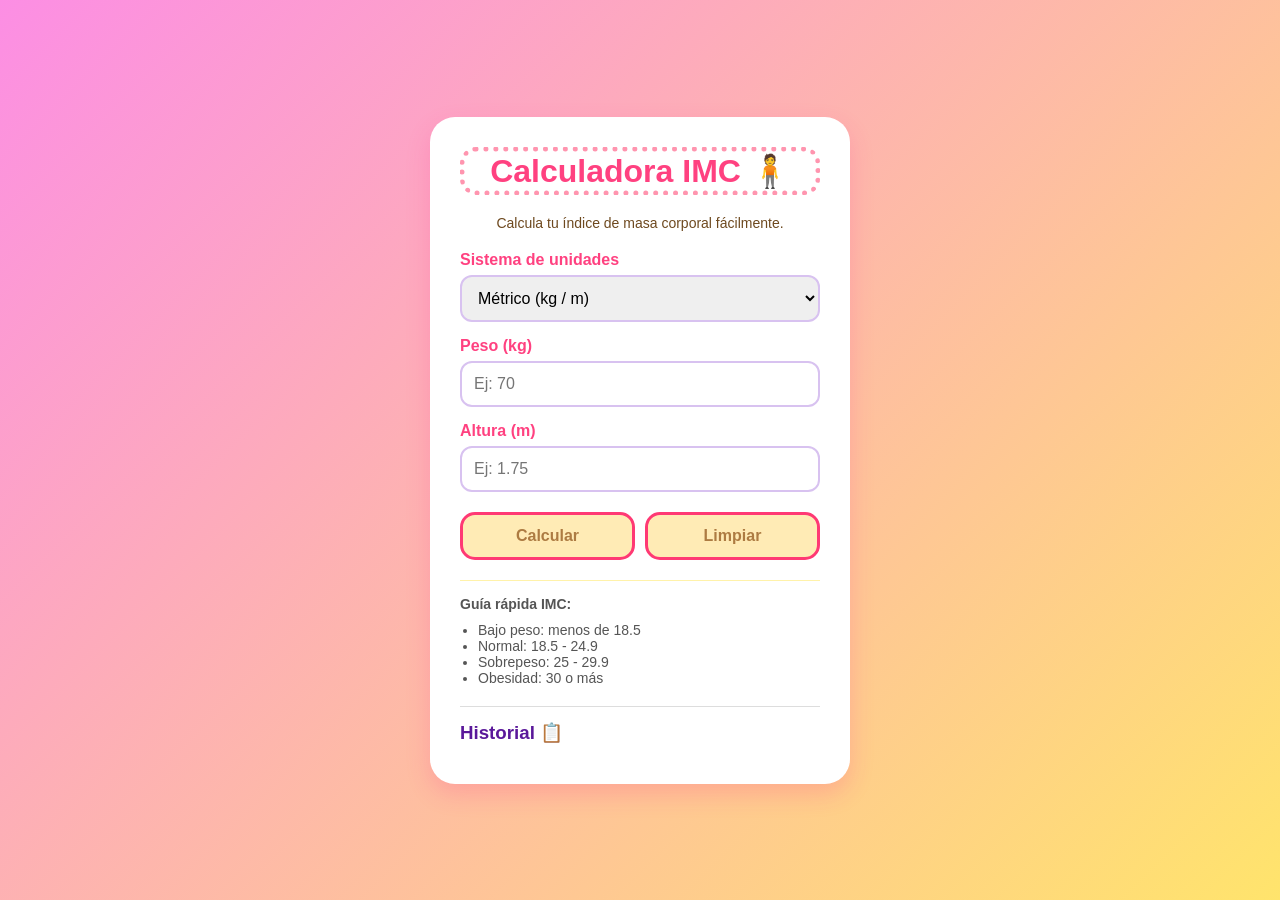
<file: imc.html>
<!DOCTYPE html>
<html lang="es">
<head>
  <meta charset="UTF-8" />
  <meta name="viewport" content="width=device-width, initial-scale=1.0"/>
  <title>Calculadora IMC</title>
  <style>
    *{
      margin:0;
      padding:0;
      box-sizing:border-box;
      font-family: Arial, Helvetica, sans-serif;
    }

    body{
      min-height:100vh;
      display:flex;
      justify-content:center;
      align-items:center;
      background: linear-gradient(135deg, #fc8ee4, #ffe46c);
      padding:20px;
    }

    .contenedor{
      background:white;
      width:100%;
      max-width:420px;
      padding:30px;
      border-radius:25px;
      box-shadow:0 10px 25px rgba(253, 46, 143, 0.2);
      animation: aparecer 0.5s ease;
    }

    @keyframes aparecer{
      from{
        opacity:0;
        transform:translateY(20px);
      }
      to{
        opacity:1;
        transform:translateY(0);
      }
    }

    h1{
      text-align:center;
      color:#ff4180;
      margin-bottom:20px;
      font-size:2rem;
      border-style: dotted;
      border-radius: 16px;
      border-width: 5px;
      border-color: rgb(255, 149, 175);
    }

    .subtitulo{
      text-align:center;
      color:#6e491f;
      margin-bottom:20px;
      font-size:14px;
    }

    .grupo{
      margin-bottom:15px;
    }

    label{
      display:block;
      margin-bottom:6px;
      font-weight:bold;
      color:#ff4180;
    }

    input, select{
      width:100%;
      padding:12px;
      border-radius:12px;
      border:2px solid #d8c2f0;
      outline:none;
      font-size:16px;
      transition:0.3s;
    }

    input:focus,
    select:focus{
      border-color:#ff4180;
      box-shadow:0 0 10px rgba(123,44,191,0.2);
    }

    .botones{
      display:flex;
      gap:10px;
      margin-top:20px;
    }

    button{
      flex:1;
      padding:12px;
      border:none;
      border-radius:12px;
      font-size:16px;
      cursor:pointer;
      transition:0.3s;
      font-weight:bold;
    }

    .btn-calcular{
      background:#ffdc7c8f;
      color:rgb(173, 123, 66);
      border-style: solid;
      border-radius: 15px;
      border-color: rgb(255, 57, 116);
    }

    .btn-calcular:hover{
      background:#ff88b04f;
      transform:scale(1.03);
    }

    .btn-limpiar{
       background:#ffdc7c8f;
      color:rgb(173, 123, 66);
      border-style: solid;
      border-radius: 15px;
      border-color: rgb(255, 57, 116);
    }

    .btn-limpiar:hover{
      background:#ff88b04f;
      transform:scale(1.03);
    }

    .resultado{
      margin-top:25px;
      padding:18px;
      border-radius:15px;
      text-align:center;
      display:none;
      animation:fadeIn 0.4s ease;
    }

    @keyframes fadeIn{
      from{
        opacity:0;
        transform:scale(0.95);
      }
      to{
        opacity:1;
        transform:scale(1);
      }
    }

    .resultado h2{
      margin-bottom:10px;
    }

    .normal{
      background:#d8f3dc;
      color:#1b4332;
    }

    .bajo{
      background:#dbeafe;
      color:#1e3a8a;
    }

    .sobrepeso{
      background:#fff3cd;
      color:#9a6700;
    }

    .obesidad{
      background:#ffe5e5;
      color:#b00020;
    }

    .error{
      background:#ffe5e5;
      color:#b00020;
    }

    .tabla-imc{
      margin-top:20px;
      font-size:14px;
      color:#555;
      border-top:1px solid #fff2aa;
      padding-top:15px;
    }

    .tabla-imc ul{
      margin-top:10px;
      padding-left:18px;
    }

    .historial{
      margin-top:20px;
      border-top:1px solid #ddd;
      padding-top:15px;
    }

    .historial h3{
      margin-bottom:10px;
      color:#5a189a;
    }

    .historial ul{
      list-style:none;
      max-height:150px;
      overflow-y:auto;
    }

    .historial li{
      background:#f7f2fc;
      margin-bottom:8px;
      padding:10px;
      border-radius:10px;
      font-size:14px;
    }

    @media(max-width:480px){

      .contenedor{
        padding:20px;
      }

      h1{
        font-size:1.7rem;
      }

      .botones{
        flex-direction:column;
      }
    }
  </style>
</head>

<body>

  <main class="contenedor" aria-labelledby="titulo-app">

    <h1 id="titulo-app">Calculadora IMC 🧍</h1>

    <p class="subtitulo">
      Calcula tu índice de masa corporal fácilmente.
    </p>

    <div class="grupo">
      <label for="unidad">Sistema de unidades</label>

      <select id="unidad" aria-label="Seleccionar sistema de unidades">
        <option value="metric">Métrico (kg / m)</option>
        <option value="imperial">Imperial (lbs / pulgadas)</option>
      </select>
    </div>

    <div class="grupo">
      <label for="peso" id="labelPeso">Peso (kg)</label>

      <input
        type="number"
        id="peso"
        step="0.1"
        placeholder="Ej: 70"
        aria-label="Ingresar peso"
      >
    </div>

    <div class="grupo">
      <label for="altura" id="labelAltura">Altura (m)</label>

      <input
        type="number"
        id="altura"
        step="0.01"
        placeholder="Ej: 1.75"
        aria-label="Ingresar altura"
      >
    </div>

    <div class="botones">
      <button class="btn-calcular" id="btnCalcular">
        Calcular
      </button>

      <button class="btn-limpiar" id="btnLimpiar">
        Limpiar
      </button>
    </div>

    <section
      id="resultado"
      class="resultado"
      aria-live="polite"
    >
    </section>

    <section class="tabla-imc">
      <strong>Guía rápida IMC:</strong>

      <ul>
        <li>Bajo peso: menos de 18.5</li>
        <li>Normal: 18.5 - 24.9</li>
        <li>Sobrepeso: 25 - 29.9</li>
        <li>Obesidad: 30 o más</li>
      </ul>
    </section>

    <section class="historial">
      <h3>Historial 📋</h3>

      <ul id="listaHistorial">
      </ul>
    </section>

  </main>

  <script>

    // =========================
    // ELEMENTOS DEL DOM
    // =========================

    const pesoInput = document.getElementById("peso");
    const alturaInput = document.getElementById("altura");
    const resultado = document.getElementById("resultado");
    const btnCalcular = document.getElementById("btnCalcular");
    const btnLimpiar = document.getElementById("btnLimpiar");
    const unidadSelect = document.getElementById("unidad");
    const listaHistorial = document.getElementById("listaHistorial");
    const labelPeso = document.getElementById("labelPeso");
    const labelAltura = document.getElementById("labelAltura");


    // =========================
    // EVENTOS
    // =========================

    btnCalcular.addEventListener("click", calcularIMC);

    btnLimpiar.addEventListener("click", limpiarCampos);

    // Calcular con Enter
    document.addEventListener("keydown", function(e){
      if(e.key === "Enter"){
        calcularIMC();
      }
    });

    // Cambio de unidades
    unidadSelect.addEventListener("change", actualizarUnidades);


    // =========================
    // FUNCIONES
    // =========================

    function actualizarUnidades(){

      if(unidadSelect.value === "metric"){
        labelPeso.textContent = "Peso (kg)";
        labelAltura.textContent = "Altura (m)";
        pesoInput.placeholder = "Ej: 70";
        alturaInput.placeholder = "Ej: 1.75";
      }
      else{
        labelPeso.textContent = "Peso (lbs)";
        labelAltura.textContent = "Altura (pulgadas)";
        pesoInput.placeholder = "Ej: 154";
        alturaInput.placeholder = "Ej: 69";
      }
    }


    function calcularIMC(){

      resultado.style.display = "block";
      resultado.className = "resultado";

      let peso = parseFloat(pesoInput.value);
      let altura = parseFloat(alturaInput.value);

      // Validación básica
      if(isNaN(peso) || isNaN(altura)){

        mostrarError("⚠️ Completa todos los campos.");
        return;
      }

      // Validaciones realistas
      if(unidadSelect.value === "metric"){

        if(peso < 30 || peso > 500){
          mostrarError("⚠️ El peso debe estar entre 30 y 500 kg.");
          return;
        }

        if(altura < 0.5 || altura > 3){
          mostrarError("⚠️ La altura debe estar entre 0.5 y 3 metros.");
          return;
        }
      }
      else{

        if(peso < 66 || peso > 1100){
          mostrarError("⚠️ El peso debe estar entre 66 y 1100 lbs.");
          return;
        }

        if(altura < 20 || altura > 120){
          mostrarError("⚠️ La altura debe estar entre 20 y 120 pulgadas.");
          return;
        }

        // Conversión imperial -> métrico
        peso = peso * 0.453592;
        altura = altura * 0.0254;
      }

      // Simulación ligera de carga
      resultado.innerHTML = "Calculando... ⏳";

      setTimeout(() => {

        const imc = peso / (altura * altura);

        mostrarResultado(imc);

      }, 500);
    }


    function mostrarResultado(imc){

      let clasificacion = "";
      let emoji = "";
      let clase = "";

      if(imc < 18.5){
        clasificacion = "Bajo peso";
        emoji = "🥲";
        clase = "bajo";
      }
      else if(imc < 25){
        clasificacion = "Peso normal";
        emoji = "😎";
        clase = "normal";
      }
      else if(imc < 30){
        clasificacion = "Sobrepeso";
        emoji = "🍔";
        clase = "sobrepeso";
      }
      else{
        clasificacion = "Obesidad";
        emoji = "⚠️";
        clase = "obesidad";
      }

      resultado.classList.add(clase);

      resultado.innerHTML = `
        <h2>Tu IMC es: ${imc.toFixed(2)}</h2>
        <p><strong>${clasificacion}</strong> ${emoji}</p>
        <small>Resultado calculado correctamente ✅</small>
      `;

      guardarHistorial(imc, clasificacion);
    }


    function mostrarError(mensaje){

      resultado.style.display = "block";
      resultado.classList.add("error");

      resultado.innerHTML = `
        <h2>Error</h2>
        <p>${mensaje}</p>
      `;
    }


    function limpiarCampos(){

      pesoInput.value = "";
      alturaInput.value = "";

      resultado.style.display = "none";
      resultado.innerHTML = "";
      resultado.className = "resultado";

      pesoInput.focus();
    }


    // =========================
    // HISTORIAL
    // =========================

    function guardarHistorial(imc, clasificacion){

      const historial = JSON.parse(
        sessionStorage.getItem("historialIMC")
      ) || [];

      historial.unshift({
        imc: imc.toFixed(2),
        clasificacion: clasificacion,
        fecha: new Date().toLocaleTimeString()
      });

      // Máximo 5 registros
      if(historial.length > 5){
        historial.pop();
      }

      sessionStorage.setItem(
        "historialIMC",
        JSON.stringify(historial)
      );

      cargarHistorial();
    }


    function cargarHistorial(){

      const historial = JSON.parse(
        sessionStorage.getItem("historialIMC")
      ) || [];

      listaHistorial.innerHTML = "";

      historial.forEach(item => {

        const li = document.createElement("li");

        li.innerHTML = `
          IMC: <strong>${item.imc}</strong> -
          ${item.clasificacion}
          <br>
          <small>${item.fecha}</small>
        `;

        listaHistorial.appendChild(li);
      });
    }


    // Cargar historial al iniciar
    cargarHistorial();

  </script>

</body>
</html>
</file>
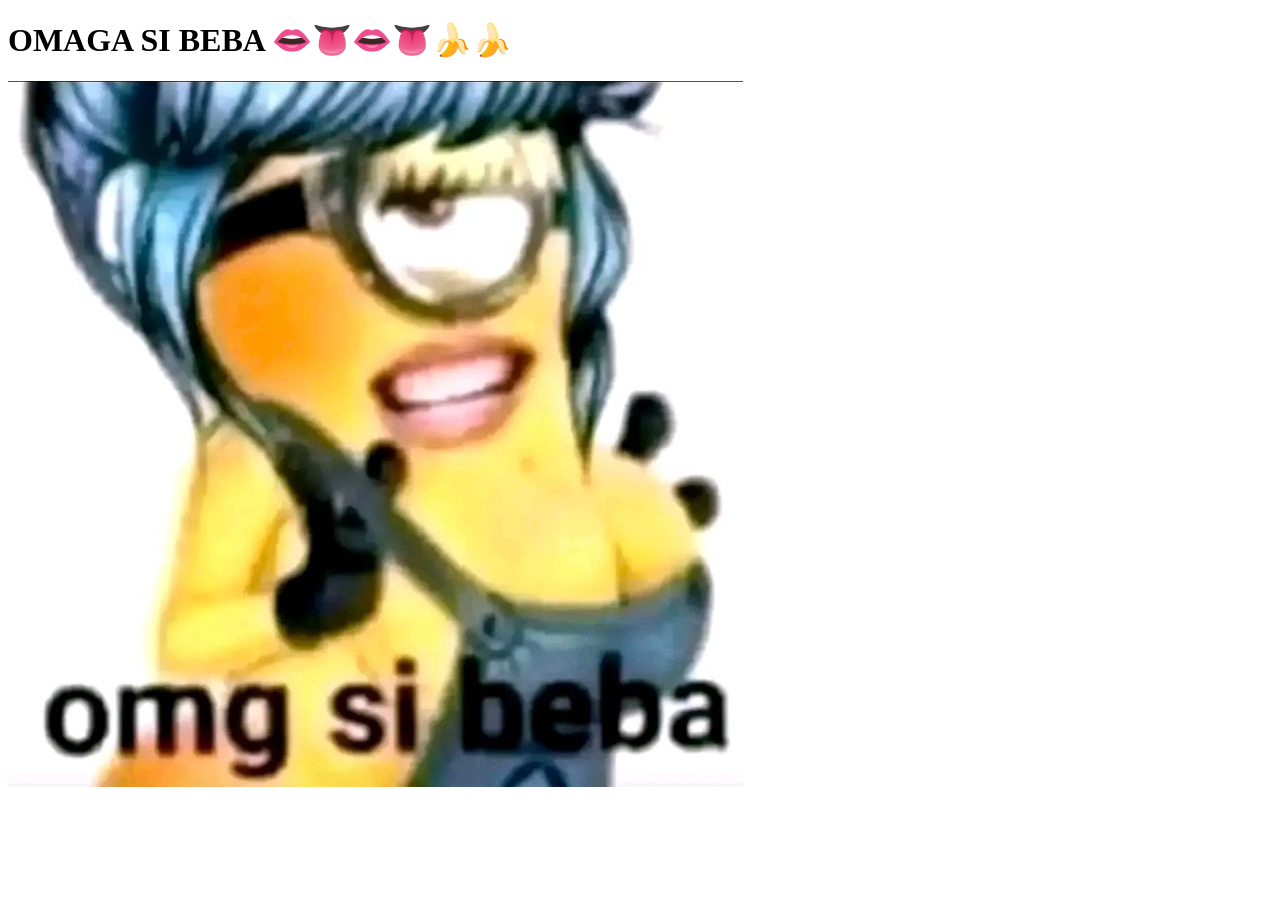
<file: omg.html>
<!DOCTYPE html>
<html lang="es">

<head>
    <meta charset="UTF-8">
    <meta name="viewport" content="widt=device-width, initial-scale=1.0">
    <title> Omaga si beba</title>
    <link rel="stylesheet" href="">
</head>
<body>
<h1>OMAGA SI BEBA 👄👅👄👅🍌🍌</h1>
<img src="1b0b30525f5d906eab13b038a4fbe1c5.jpg" alt="OMAGA SI BEBAAAA">
</body>
</file>
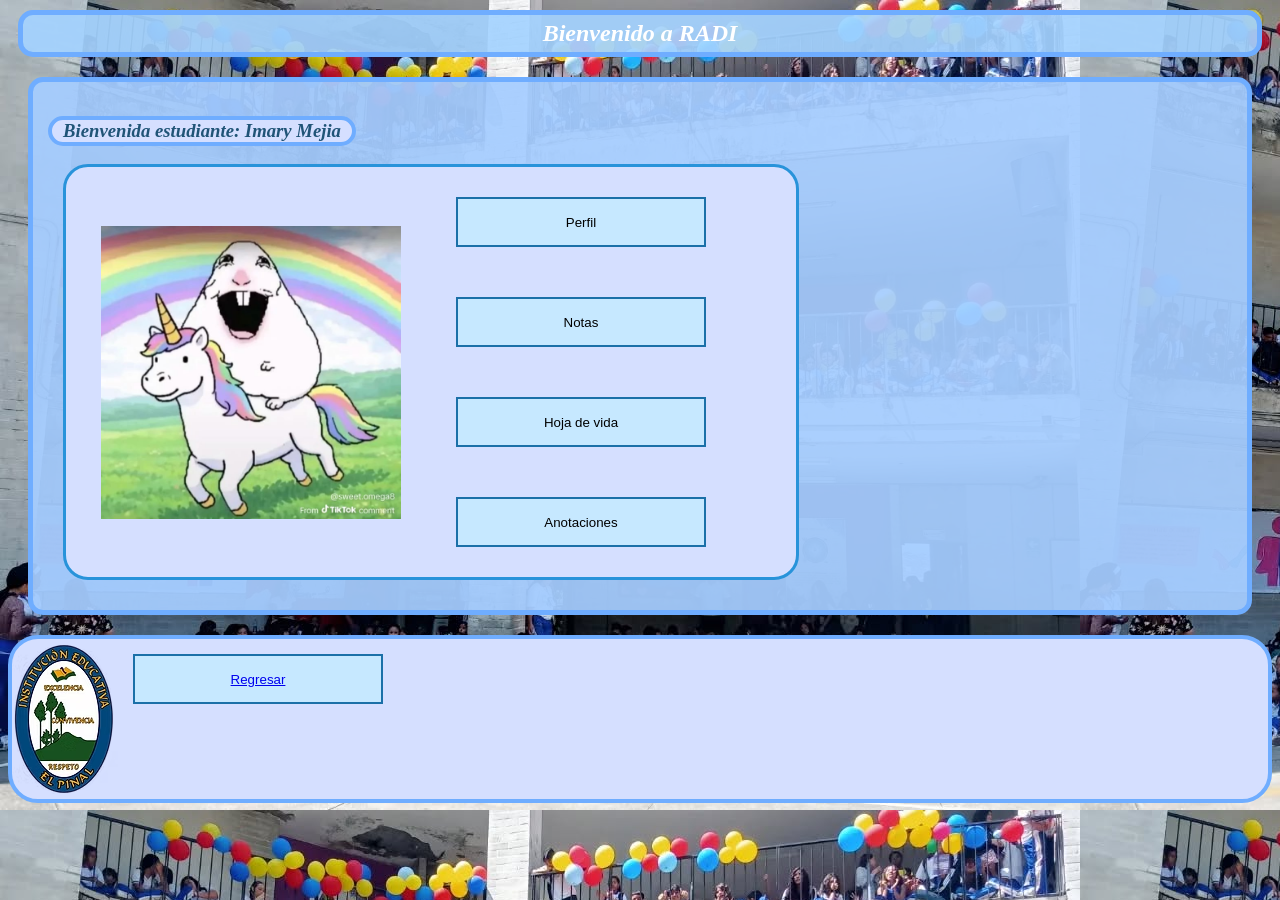
<file: pag1.html>
<!DOCTYPE html>
<html lang="es">
<head>
    <meta charset="UTF-8">
    <meta name="viewport" content="widt=device-width, initial-scale=1.0">
    <title>Perfil</title>
    <link rel="stylesheet" href="pag1.css">
</head>
<body>
<header>
      <h2>Bienvenido a RADI</h2>
</header>
<section>
    <h3>Bienvenida estudiante: Imary Mejia</h3>
   <article>
    <div class="contenedor">
    <img src="jeje.jpg" alt="imagen" class="foto">

    <div class="botones">
        <button>Perfil</button>
        <button>Notas</button>
        <button>Hoja de vida</button>
        <button>Anotaciones</button>
    </div>
</div>
</article>
</section>
<footer>
    
    <img src="logo.avif" alt="">
    <br>
    <div class="sisi">
    <button><a href="index2.html">Regresar</a></button>
</div>
</footer>  

</body>
</file>
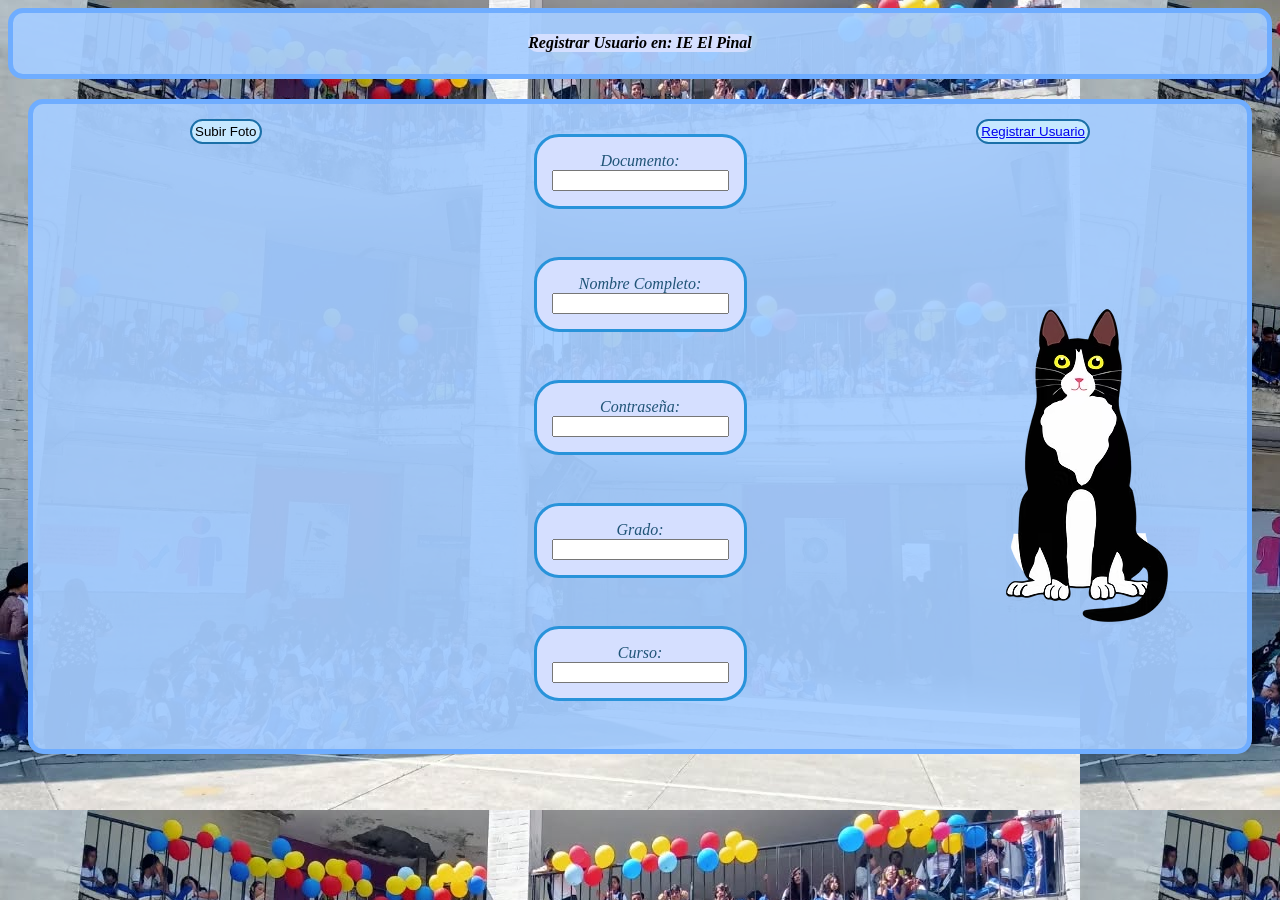
<file: registro.html>
<!DOCTYPE html>
<html lang="es">
<head>
    <meta charset="UTF-8">
    <meta name="viewport" content="widt=device-width, initial-scale=1.0">
    <title>Registrar Usuario</title>
    <link rel="stylesheet" href="registro.css">
</head>
<header><nav><h4>Registrar Usuario en: IE El Pinal</h4>
     </nav>
</header>
<body>
    <section>
        <div class="subir">
<button>Subir Foto</button>
</div>
        <article>
      <label for="documento">Documento:</label>
      <input type="text" name=documento id="documento">
</article>
      <br><article>
      <label for="nombre completo">Nombre Completo:</label>
      <input type="text" name=nombre id="nombre">
</article>
      <br>
      <article>
      <label for="contraseña">Contraseña:</label>
      <input type="text" name=contraseña id="contraseña">
</article>
      <br>
      <article>
      <label for="Grado">Grado:</label>
      <input type="text" name=grado id="grado">
</article>
      <br>
      <article>
      <label for="curso">Curso:</label>
      <input type="text" name=curso id="curso">
</article>
      <br>
      <div class="sisi">
<button><a href="pag1.html">Registrar Usuario</a></button>
 <img src="ZOE.avif" alt="">
      </div>
    </section>
    
</body>
</file>
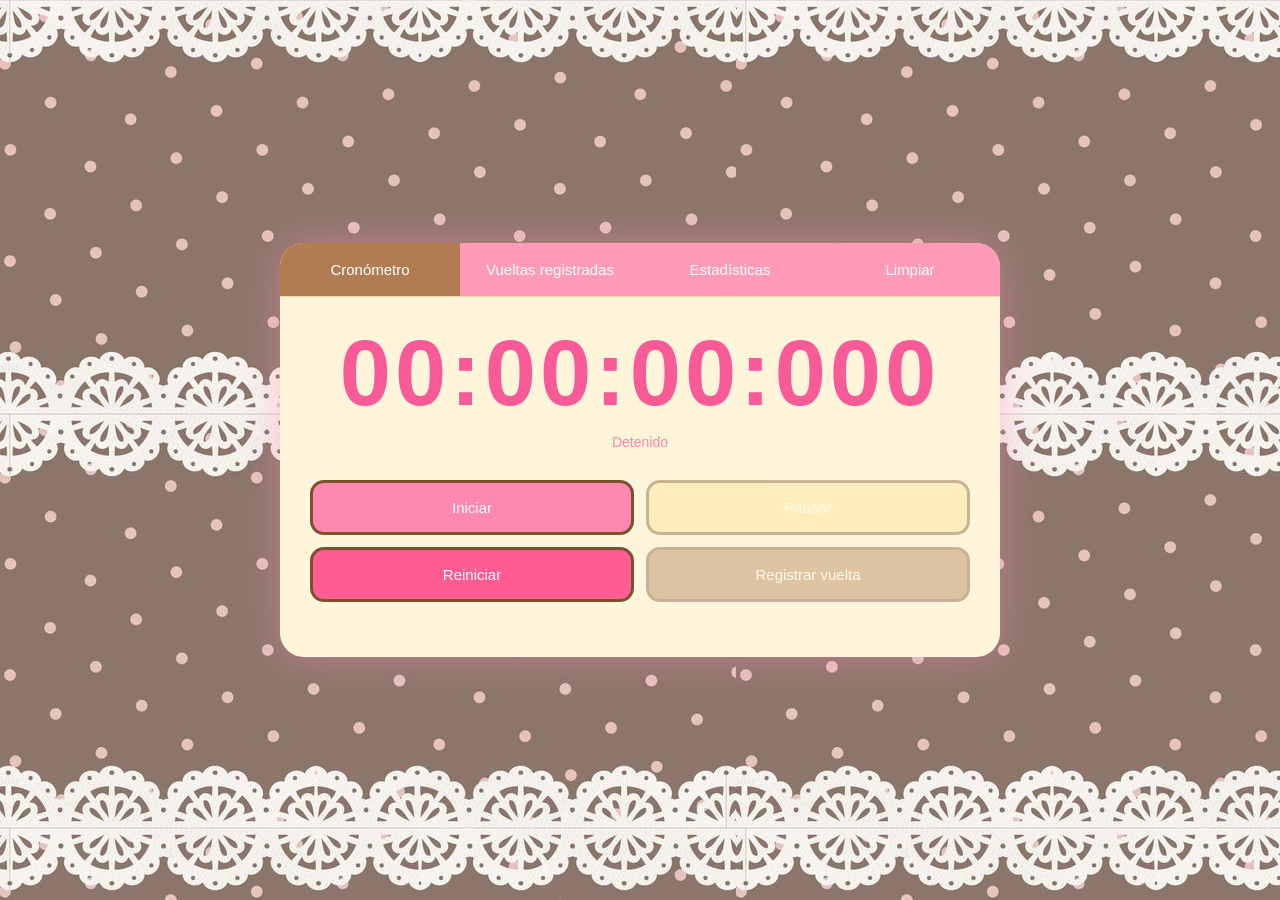
<file: temp.html>
<!DOCTYPE html>
<html lang="es">
<head>

<meta charset="UTF-8"/>
<meta name="viewport" content="width=device-width, initial-scale=1.0"/>

<title>Cronómetro PRO</title>

<style>

:root{
    --panel:#fff5da;
    --panel-2:#ff9bb9;
    --text:#f85b97;
    --green:#ff88b0;
    --yellow:#ffe591;
    --red:#ff5c92;
    --blue:#b17c52;
}

*{
    margin:0;
    padding:0;
    box-sizing:border-box;
}

body{
    background-image: url(sisi.jpg);
    color:var(--text);
    font-family:Arial, sans-serif;
    min-height:100vh;
    display:flex;
    justify-content:center;
    align-items:center;
    padding:20px;
}

.app{
    width:100%;
    max-width:720px;
    background:var(--panel);
    border-radius:24px;
    overflow:hidden;
    box-shadow:0 0 40px rgba(255, 140, 178, 0.45);
}

/* MENU */

.menu{
    display:flex;
    background:var(--panel-2);
    border-bottom:1px solid rgba(255, 233, 162, 0.801);
}

.menu button{
    flex:1;
    padding:18px;
    border:none;
    background:none;
    color:white;
    cursor:pointer;
    font-size:15px;
    transition:.2s;
}

.menu button:hover{
    background:#ffefaa;
}

.menu button.active{
    background:#b17c52;
}

/* CONTENIDO */

.section{
    padding:30px;
}

.hidden{
    display:none;
}

/* TIMER */

.display{
    text-align:center;
    margin-bottom:30px;
}

.time{

    font-size:92px;
    font-weight:bold;

    letter-spacing:4px;

    font-variant-numeric:tabular-nums;

    will-change:contents;

    line-height:1;

    text-rendering:optimizeSpeed;

    user-select:none;
}

.status{
    margin-top:15px;
    opacity:.7;
    font-size:14px;
}

/* CONTROLES */

.controls{
    display:grid;
    grid-template-columns:repeat(2,1fr);
    gap:12px;
}

.controls button{

    border:solid;
    border-color: #7a502d;
    border-radius:14px;

    padding:16px;

    color:white;

    font-size:15px;

    cursor:pointer;

    transition:
    transform .15s ease,
    opacity .2s ease,
    background .2s ease;
}

.controls button:hover{
    transform:translateY(-2px);
}

.controls button:active{
    transform:scale(.98);
}

.controls button:disabled{
    opacity:.4;
    cursor:not-allowed;
}

.start{ background:var(--green); }
.pause{ background:var(--yellow); }
.reset{ background:var(--red); }
.lap{ background:var(--blue); }

/* LISTAS */

.list{
    margin-top:25px;
    max-height:320px;
    overflow:auto;
}

.item{
    background:#fdebb0;
    padding:14px;
    border-radius:14px;
    margin-bottom:12px;
    animation:fade .2s ease;
}

.item strong{
    color:#ff93b7;
}

.diff{
    opacity:.7;
    font-size:13px;
    margin-top:5px;
}

.empty{
    opacity:.6;
    text-align:center;
    padding:20px;
}

.stats{
    display:grid;
    grid-template-columns:1fr 1fr;
    gap:12px;
    margin-top:15px;
}

.stat-card{
    background:#fffab8;
    padding:18px;
    border-radius:16px;
}

.stat-card h3{
    margin-bottom:8px;
    font-size:14px;
    opacity:.7;
}

.stat-card p{
    font-size:24px;
    font-weight:bold;
}

/* SCROLL */

::-webkit-scrollbar{
    width:8px;
}

::-webkit-scrollbar-thumb{
    background:#ffffff;
    border-radius:10px;
}

/* ANIMACION */

@keyframes fade{
    from{
        opacity:0;
        transform:translateY(10px);
    }
    to{
        opacity:1;
        transform:translateY(0);
    }
}

@media(max-width:700px){

    .time{
        font-size:58px;
    }

    .controls{
        grid-template-columns:1fr;
    }
}

</style>
</head>

<body>

<div class="app">

    <!-- MENU -->
    <div class="menu">

        <button class="active" data-target="cronometro">
            Cronómetro
        </button>

        <button data-target="registros">
            Vueltas registradas
        </button>

        <button data-target="estadisticas">
            Estadísticas
        </button>

        <button id="clearSaved">
            Limpiar
        </button>

    </div>

    <!-- CRONOMETRO -->
    <section class="section" id="cronometro">

        <div class="display">

            <div class="time" id="display">
                00:00:00:000
            </div>

            <div class="status" id="status">
                Detenido
            </div>

        </div>

        <div class="controls">

            <button
            class="start"
            id="startBtn">
                Iniciar
            </button>

            <button
            class="pause"
            id="pauseBtn"
            disabled>
                Pausar
            </button>

            <button
            class="reset"
            id="resetBtn">
                Reiniciar
            </button>

            <button
            class="lap"
            id="lapBtn"
            disabled>
                Registrar vuelta
            </button>

        </div>

        <div class="list" id="activeLaps"></div>

    </section>

    <!-- REGISTROS -->
    <section class="section hidden" id="registros">

        <h2>Vueltas registradas</h2>

        <div class="list" id="savedLaps"></div>

    </section>

    <!-- ESTADISTICAS -->
    <section class="section hidden" id="estadisticas">

        <h2>Estadísticas</h2>

        <div class="stats">

            <div class="stat-card">
                <h3>Total vueltas</h3>
                <p id="totalLaps">0</p>
            </div>

            <div class="stat-card">
                <h3>Mejor vuelta</h3>
                <p id="bestLap">00:00:00:000</p>
            </div>

        </div>

    </section>

</div>

<script>

const state = {

    running:false,

    startTime:0,

    elapsed:0,

    animationFrame:null,

    laps:[],

    savedLaps:
        JSON.parse(localStorage.getItem("vueltas")) || [],

    lastRendered:""
};

/* ELEMENTOS */

const display =
    document.getElementById("display");

const statusText =
    document.getElementById("status");

const activeLaps =
    document.getElementById("activeLaps");

const savedLaps =
    document.getElementById("savedLaps");

const totalLaps =
    document.getElementById("totalLaps");

const bestLap =
    document.getElementById("bestLap");

const startBtn =
    document.getElementById("startBtn");

const pauseBtn =
    document.getElementById("pauseBtn");

const resetBtn =
    document.getElementById("resetBtn");

const lapBtn =
    document.getElementById("lapBtn");

/* FORMATO TIEMPO */

function formatTime(ms){

    const milliseconds =
        Math.floor(ms % 1000)
        .toString()
        .padStart(3, "0");

    const seconds =
        String(Math.floor(ms / 1000) % 60)
        .padStart(2,"0");

    const minutes =
        String(Math.floor(ms / 60000) % 60)
        .padStart(2,"0");

    const hours =
        String(Math.floor(ms / 3600000))
        .padStart(2,"0");

    return `${hours}:${minutes}:${seconds}:${milliseconds}`;
}

/* RENDER */

function renderDisplay(){

    const formatted =
        formatTime(state.elapsed);

    if(formatted !== state.lastRendered){

        display.textContent = formatted;

        state.lastRendered = formatted;
    }
}

/* LOOP */

function update(){

    if(!state.running) return;

    state.elapsed =
        performance.now() - state.startTime;

    renderDisplay();

    state.animationFrame =
        requestAnimationFrame(update);
}

/* START */

function start(){

    if(state.running) return;

    state.running = true;

    state.startTime =
        performance.now() - state.elapsed;

    statusText.textContent = "En ejecución";

    startBtn.disabled = true;
    pauseBtn.disabled = false;
    lapBtn.disabled = false;

    update();
}

/* PAUSE */

function pause(){

    if(!state.running) return;

    state.running = false;

    cancelAnimationFrame(state.animationFrame);

    statusText.textContent = "Pausado";

    startBtn.disabled = false;
    pauseBtn.disabled = true;
}

/* RESET */

function reset(){

    pause();

    state.elapsed = 0;

    state.laps = [];

    renderDisplay();

    activeLaps.innerHTML = "";

    statusText.textContent = "Detenido";

    lapBtn.disabled = true;
}

/* CREAR ITEM */

function createLapItem(index,total,diff){

    const div = document.createElement("div");

    div.className = "item";

    div.innerHTML = `
        <strong>Vuelta ${index}</strong>
        <div>${formatTime(total)}</div>
        <div class="diff">
            +${formatTime(diff)}
        </div>
    `;

    return div;
}

/* AGREGAR VUELTA */

function addLap(){

    if(state.elapsed <= 0) return;

    const previous =
        state.laps.length
        ? state.laps[state.laps.length - 1]
        : 0;

    const diff =
        state.elapsed - previous;

    const lap = {

        id:Date.now(),

        number:state.laps.length + 1,

        total:state.elapsed,

        diff
    };

    state.laps.push(state.elapsed);

    activeLaps.prepend(
        createLapItem(
            lap.number,
            lap.total,
            lap.diff
        )
    );

    state.savedLaps.unshift(lap);

    localStorage.setItem(
        "vueltas",
        JSON.stringify(state.savedLaps)
    );

    renderSavedLaps();

    renderStats();
}

/* RENDER VUELTAS */

function renderSavedLaps(){

    savedLaps.innerHTML = "";

    if(!state.savedLaps.length){

        savedLaps.innerHTML = `
            <div class="empty">
                No hay vueltas guardadas
            </div>
        `;

        return;
    }

    const fragment =
        document.createDocumentFragment();

    state.savedLaps.forEach(lap => {

        fragment.appendChild(
            createLapItem(
                lap.number,
                lap.total,
                lap.diff
            )
        );
    });

    savedLaps.appendChild(fragment);
}

/* ESTADISTICAS */

function renderStats(){

    totalLaps.textContent =
        state.savedLaps.length;

    if(!state.savedLaps.length){

        bestLap.textContent =
            "00:00:00:000";

        return;
    }

    const best =
        Math.min(
            ...state.savedLaps.map(l => l.diff)
        );

    bestLap.textContent =
        formatTime(best);
}

/* LIMPIAR */

function clearSaved(){

    localStorage.removeItem("vueltas");

    state.savedLaps = [];

    renderSavedLaps();

    renderStats();
}

/* MENU */

const menuButtons =
    document.querySelectorAll(".menu button[data-target]");

const sections =
    document.querySelectorAll(".section");

menuButtons.forEach(button => {

    button.addEventListener("click",()=>{

        menuButtons.forEach(btn =>
            btn.classList.remove("active")
        );

        button.classList.add("active");

        sections.forEach(section =>
            section.classList.add("hidden")
        );

        document
        .getElementById(button.dataset.target)
        .classList.remove("hidden");
    });
});

/* EVENTOS */

startBtn.addEventListener("click",start);

pauseBtn.addEventListener("click",pause);

resetBtn.addEventListener("click",reset);

lapBtn.addEventListener("click",addLap);

document
.getElementById("clearSaved")
.addEventListener("click",clearSaved);

/* INIT */

renderSavedLaps();

renderStats();

renderDisplay();

</script>

</body>
</html>
</file>
<file: pag1.css>
body{
 background-image: url(pinal.jfif);
}

section{
    border-radius: 50px;
    margin: 20px;
    padding: 15px;
    background-color:rgba(166, 205, 255, 0.932);
    width: auto;
    height: auto;
   border-style:solid;
border-width: 5px;
border-radius: 15px;
border-color:rgb(111, 173, 255);  
}
button{
    margin: 15px;
   width: 250px;
   height: 50px;
    background-color: rgb(198, 232, 255);
    border-style: solid;
    border-color: rgb(27, 112, 168);
    padding: 3px;
}
.contenedor{
    display: flex;
    align-items: center;
    gap: 20px;
}

.foto{
    width: 300px;
    margin: 20px;
}

.botones{
    display: flex;
    flex-direction: column; /* uno debajo del otro */
    gap: 20px;
}


h2{
  margin: 10px;
    padding: 5px;
   background-color: rgba(164, 211, 255, 0.918);
    font-family:'Times New Roman', Times, serif;
    display:flex;
flex-direction:row ;
justify-content: center;
border-style:solid;
border-width: 5px;
border-radius: 15px;
border-color:rgb(111, 173, 255);   
  display: flex;
    flex-direction: row;
    align-items: center;
    color: rgb(255, 255, 255);
    font-style: oblique;
    font-family: 'Times New Roman', Times, serif;
}

h3{
    background-color: rgb(213, 223, 255);
    justify-content: center;
border-style:solid;
border-width: 4px;
border-radius: 15px;
border-color:rgb(111, 173, 255);  
width: 300px;
  display: flex;
    flex-direction: row;
    align-items: center;
    color: rgb(32, 84, 119);
    font-style: oblique;
    font-family: 'Times New Roman', Times, serif;
}

article{
      padding: 15px;
    margin: 15px;
    background-color: rgb(213, 223, 255);
    width: 700px;
    height: auto;
    display: flex;
    flex-direction: row;
    align-items: center;
    border-radius: 25px;
    border-style: solid;
    border-color: rgb(40, 147, 218);
      color: rgb(32, 84, 119);
    font-style: oblique;
    font-family: 'Times New Roman', Times, serif;
}

footer{
    display: flex;
    flex-direction: row;
       background-color: rgb(213, 223, 255);
       border-style:solid;
border-width: 4px;
border-radius: 15px;
border-color:rgb(111, 173, 255);  
border-radius: 30px;
}
h4{
       background-color: rgb(213, 223, 255);
    justify-content: center;
border-style:solid;
border-width: 4px;
border-radius: 15px;
border-color:rgb(111, 173, 255);  
width: auto;
height: auto;
  display: flex;
    flex-direction: row;
    align-items: center;
    color: rgb(32, 84, 119);
    font-style: oblique;
    font-family: 'Times New Roman', Times, serif;
}
</file>
<file: registro.css>
body{
 background-image: url(pinal.jfif);
}
nav{
    display: flex;
    flex-direction: row;
    align-items: center;
}
header{
    display: flex;
    flex-direction: row;
   background-color:rgba(166, 205, 255, 0.932);
   align-items: center;
   justify-content: center;
    border-radius: 15px;
     width: auto;
    height: auto;
   border-style:solid;
border-width: 5px;
border-radius: 15px;
border-color:rgb(111, 173, 255);  
}
section{
    border-radius: 50px;
    margin: 20px;
    padding: 15px;
    display: flex;
    flex-direction: column;
    align-items: center;
    background-color:rgba(166, 205, 255, 0.932);
    width: auto;
    height: auto;
   border-style:solid;
border-width: 5px;
border-radius: 15px;
border-color:rgb(111, 173, 255);  
}
button{
    display:flex;
flex-direction:row ;
justify-content: center;
border-radius: 15px;
    background-color: rgb(198, 232, 255);
    border-style: solid;
    border-color: rgb(27, 112, 168);
    padding: 3px;
 transition: background-color 1s ease-out, transform 1s ease-out;
}
button:hover{
    transform: scale(1.1);
    background-color: white;
}
    
h2{
  margin: 10px;
    padding: 5px;
   background-color: rgba(164, 211, 255, 0.918);
    font-family:'Times New Roman', Times, serif;
    display:flex;
flex-direction:row ;
justify-content: center;
border-style:solid;
border-width: 5px;
border-radius: 15px;
border-color:rgb(111, 173, 255);   
  display: flex;
    flex-direction: row;
    align-items: center;
    color: rgb(255, 255, 255);
    font-style: oblique;
    font-family: 'Times New Roman', Times, serif;
}

h3{
    background-color: rgb(213, 223, 255);
    justify-content: center;
border-style:solid;
border-width: 4px;
border-radius: 15px;
border-color:rgb(111, 173, 255);  
width: 300px;
  display: flex;
    flex-direction: row;
    align-items: center;
    color: rgb(32, 84, 119);
    font-style: oblique;
    font-family: 'Times New Roman', Times, serif;
}
h4{
      display: flex;
    flex-direction: column;
    background-color: rgb(213, 223, 255);
    align-items: center;
    justify-content: center;
border-radius: 15px;
    font-style: oblique;
    font-family: 'Times New Roman', Times, serif;
}
article{
      padding: 15px;
    margin: 15px;
    background-color: rgb(213, 223, 255);
    width: auto;
    height: auto;
    display: flex;
    flex-direction: column;
    align-items: center;
    border-radius: 25px;
    border-style: solid;
    border-color: rgb(40, 147, 218);
      color: rgb(32, 84, 119);
    font-style: oblique;
    font-family: 'Times New Roman', Times, serif;
}

img{
    position: absolute;
    top: 190px;
    right: 150px;
    left: 30px;
 transition: background-color 1s ease-out, transform 1s ease-out;
}
img:hover{
    transform: scale(1.1);
}
footer{
    align-items: center;
    margin: 15px;
    padding: 10px;
    display: flex;
    flex-direction: column;
}
.subir{
    
    position: absolute;
    left: 190px;
}
.sisi{
    position:absolute;
    right: 190px;
}
</file>
